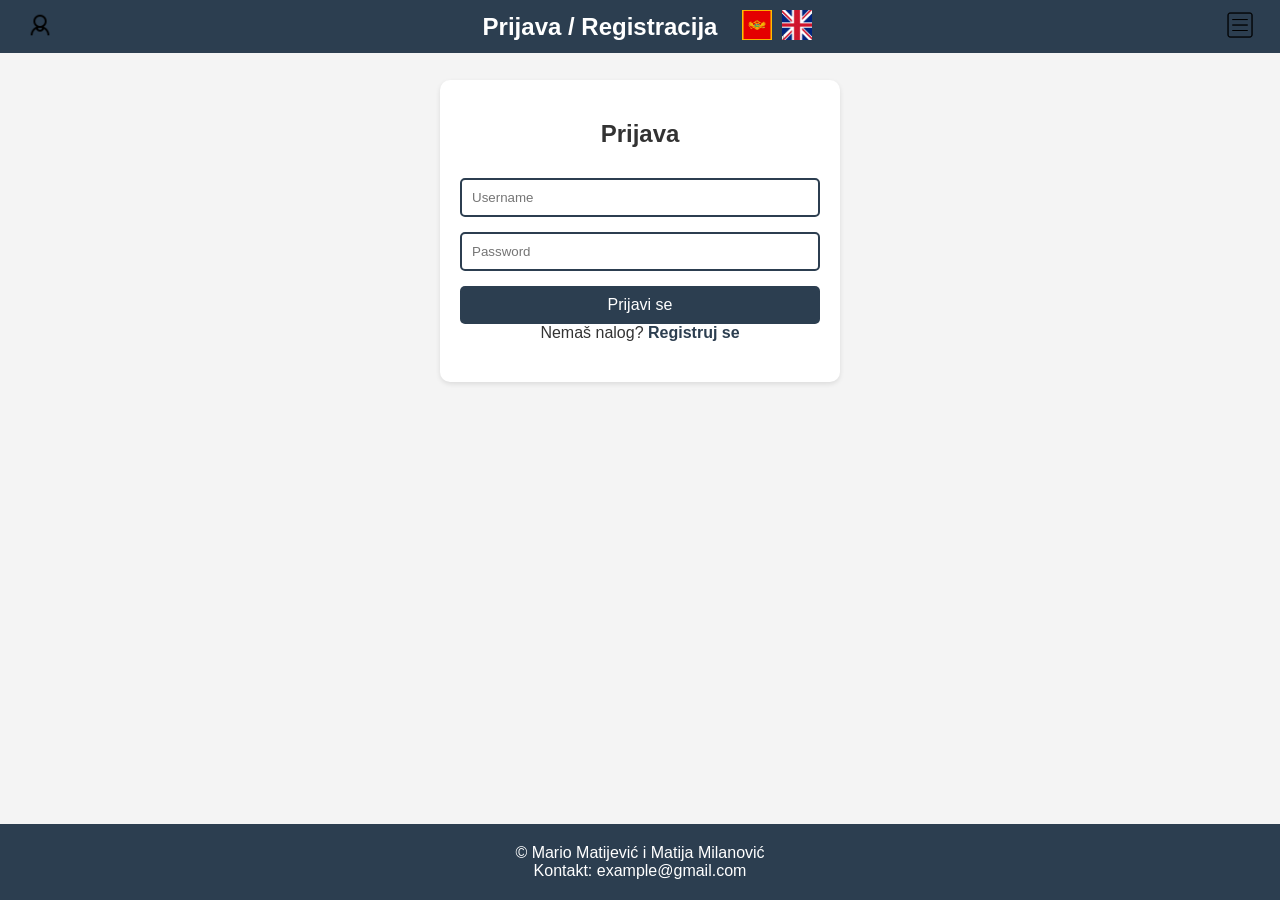
<file: login stranica/index.html>
<!DOCTYPE html>
<html lang="en" data-language="">
<head>
    <meta charset="UTF-8">
    <meta name="viewport" content="width=device-width, initial-scale=1.0">
    <title>Login / Register</title>
    <link rel="stylesheet" href="./login-style.css">
</head>
<body>
    <header>
        <div class="lijevo">
            <button class="dugmeNalog" onclick="handleProfileClick()">
                <img src="/slike/icons8-person-64.png" alt="" class="slikaNalog">
            </button>
        </div>

        <div class="sredina">
            <div class="vremenskaPrognoza" id="weatherIcon" onclick="goToWeather()" style="display: none;">
                <img src="/ZaVrijeme/cloud-sun.svg" alt="">
            </div>
            
            <h1 id="naslov1">
                <span data-lang="me">Prijava / Registracija</span>
                <span data-lang="en">Login / Register</span>
            </h1>

            <button class="crnogorski" id="crnogorski" onclick="promijeniCrnogorski()">
                <img src="/slike/Flag_of_Montenegro_(vertical).svg.png" alt="">
            </button>

            <button id="engleski" onclick="promijeniEngleski()">
                <img src="/slike/1000_F_589649072_8cYn962oBUOGweawNfNcgPHfimA4JkzY.jpg" alt="">
            </button>
        </div>
        
        <div class="desno">
            <button class="dugmeMenu" onclick="toggleRightDropdown()">
                <img src="/slike/viber_image_2024-10-09_19-21-03-724.png" alt="">
            </button>

            <div class="desniDropdown" id="desniDropdown">
                <button onclick="naPocetnu()">
                    <span data-lang="me">Početna</span>
                    <span data-lang="en">Home</span>
                </button>
                <!-- Add other navigation options if needed -->
            </div>
        </div>
    </header>

    <main>
        <div class="login-container">
            <form id="loginForm">
                <h2>
                    <span data-lang="me">Prijava</span>
                    <span data-lang="en">Login</span>
                </h2>
                <input type="text" id="username" placeholder="Username" required>
                <input type="password" id="password" placeholder="Password" required>
                <button type="submit">
                    <span data-lang="me">Prijavi se</span>
                    <span data-lang="en">Login</span>
                </button>
                <p id="registerLink">
                    <span data-lang="me">Nemaš nalog? <a href="#" onclick="showRegister()">Registruj se</a></span>
                    <span data-lang="en">Don't have an account? <a href="#" onclick="showRegister()">Register</a></span>
                </p>
            </form>

            <form id="registerForm" style="display: none;">
                <h2>
                    <span data-lang="me">Registracija</span>
                    <span data-lang="en">Register</span>
                </h2>
                <input type="text" id="newUsername" placeholder="Username" required>
                <input type="password" id="newPassword" placeholder="Password" required>
                <button type="submit">
                    <span data-lang="me">Registruj se</span>
                    <span data-lang="en">Register</span>
                </button>
                <p id="loginLink">
                    <span data-lang="me">Već imaš nalog? <a href="#" onclick="showLogin()">Prijavi se</a></span>
                    <span data-lang="en">Already have an account? <a href="#" onclick="showLogin()">Login</a></span>
                </p>
            </form>
        </div>
    </main>

    <footer>
        <p>
            <span data-lang="me">&copy; Mario Matijević i Matija Milanović</span>
            <span data-lang="en">&copy; Mario Matijević and Matija Milanović</span>
        </p>
        <p>
            <span data-lang="me">Kontakt: example@gmail.com</span>
            <span data-lang="en">Contact: example@gmail.com</span>
        </p>
    </footer>

    <!-- JavaScript files -->
    <script src="/js funkcije/jezik.js"></script>
    <script src="login.js"></script>
    <script src="/js funkcije/desniDropdown.js"></script>
    <script src="/js funkcije/lijeviDropdown.js"></script>
</body>
</html>
</file>
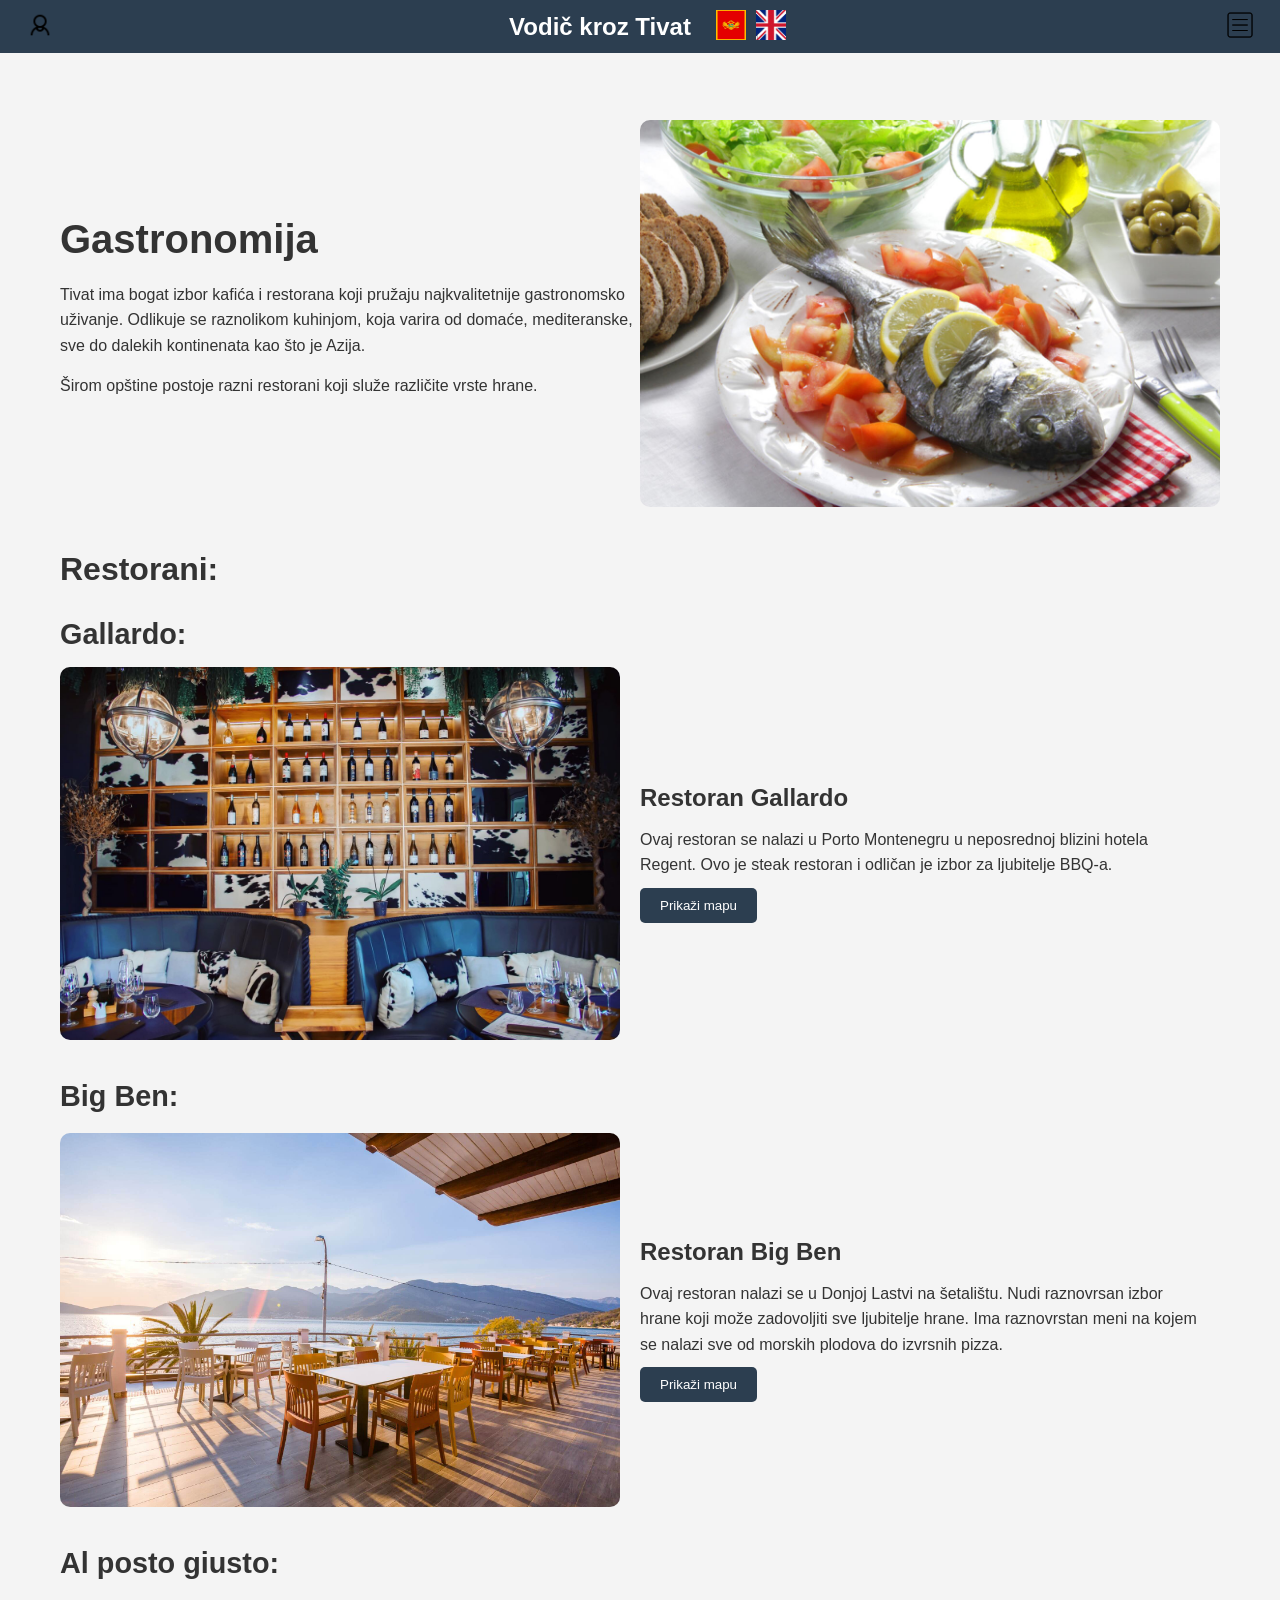
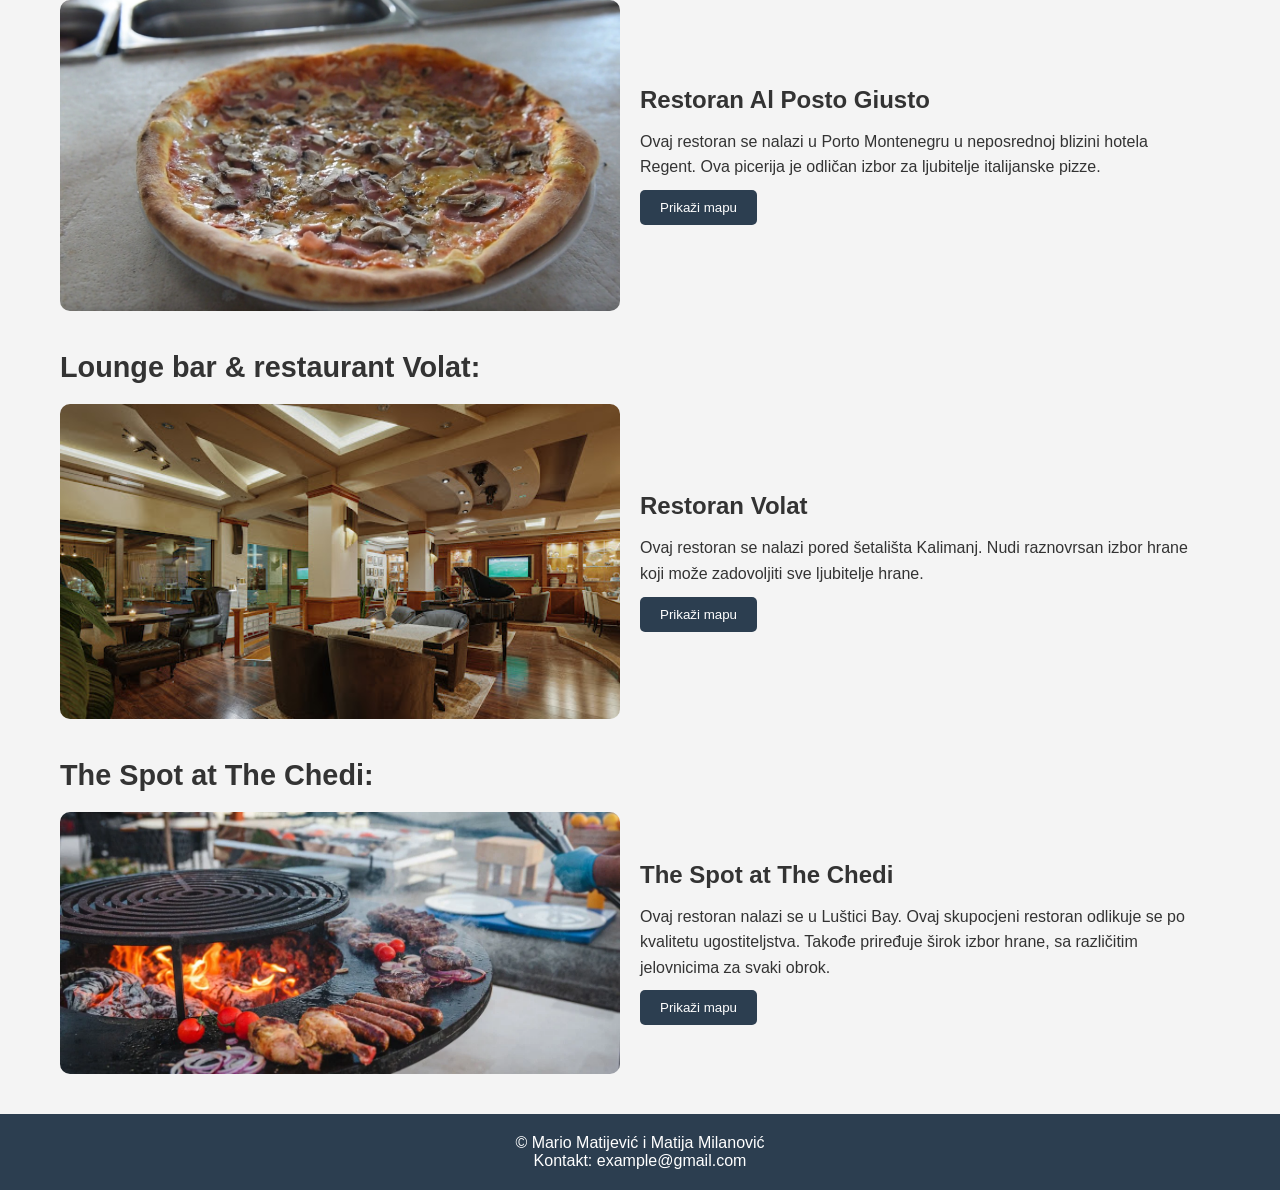
<file: kartice/gastronomija/gastronomija.html>
<!DOCTYPE html>
<html lang="en" data-language="">
<head>
    <meta charset="UTF-8">
    <meta name="viewport" content="width=device-width, initial-scale=1.0">
    <title>Gastronomija</title>
    <link rel="stylesheet" href="./gastronomija.css">
</head>
<body>
    <header>
        <div class="lijevo">
            <button class="dugmeNalog" onclick="toggleLeftDropdown()">
                <img src="/slike/icons8-person-64.png" alt="" class="slikaNalog">
            </button>

            <div class="lijeviDropdown" id="lijeviDropdown">
                <button onclick="logout()">
                    <span data-lang="me">Odjavi se</span>
                    <span data-lang="en">Log out</span>
                </button>
            </div>
        </div>

        <div class="sredina">
            <div class="vremenskaPrognoza" id="weatherIcon" onclick="goToWeather()" style="display: none;">
                <img src="/ZaVrijeme/cloud-sun.svg" alt="">
            </div>
            
            <h1 id="naslov1">
                <span data-lang="me">Vodič kroz Tivat</span>
                <span data-lang="en">Guide through Tivat</span>
            </h1>

            <button class="crnogorski" id="crnogorski" onclick="promijeniCrnogorski()">
                <img src="/slike/Flag_of_Montenegro_(vertical).svg.png" alt="">
            </button>

            <button id="engleski" onclick="promijeniEngleski()">
                <img src="/slike/1000_F_589649072_8cYn962oBUOGweawNfNcgPHfimA4JkzY.jpg" alt="">
            </button>
        </div>
        
        <div class="desno">
            <button class="dugmeMenu" onclick="toggleRightDropdown()">
                <img src="/slike/viber_image_2024-10-09_19-21-03-724.png" alt="">
            </button>

            <div class="desniDropdown" id="desniDropdown">
                <button onclick="window.location.href='/pocetna stranica/main.html'">
                    <span data-lang="me">Početna</span>
                    <span data-lang="en">Home</span>
                </button>

                <button onclick="window.location.href='/kartice/smjestaj/smjestaj.html'">
                    <span data-lang="me">Smještaj</span>
                    <span data-lang="en">Accommodation</span>
                </button>
                <!-- Add other navigation options if needed -->
            </div>
        </div>
    </header>

    <main>
        <div class="opsteInformacije">
            <div class="containerParagraf">
                <h1 id="naslovGlavni">
                    <span data-lang="me">Gastronomija</span>
                    <span data-lang="en">Gastronomy</span>
                </h1>
                <p id="paragraf1">
                    <span data-lang="me">
                        Tivat ima bogat izbor kafića i restorana koji pružaju najkvalitetnije gastronomsko uživanje. Odlikuje se raznolikom kuhinjom, koja varira od domaće, mediteranske, sve do dalekih kontinenata kao što je Azija.
                    </span>
                    <span data-lang="en">
                        Tivat has a rich selection of cafes and restaurants that offer the highest quality gastronomic enjoyment. It is characterized by a diverse cuisine, ranging from local, Mediterranean, to distant continents like Asia.
                    </span>
                </p>
        
                <p id="paragraf2">
                    <span data-lang="me">
                        Širom opštine postoje razni restorani koji služe različite vrste hrane.
                    </span>
                    <span data-lang="en">
                        Throughout the municipality, there are various restaurants serving different types of food.
                    </span>
                </p>
            </div>
    
            <div class="containerSlika">
                <img src="/slike/hrana.jpg" alt="">
            </div>
        </div>

        <div class="spomenici">
            <h1 class="opstiNaslov" id="opstiNaslov">
                <span data-lang="me">Restorani:</span>
                <span data-lang="en">Restaurants:</span>
            </h1>

            <!-- Gallardo -->
            <div class="milanSergej">
                <h2 class="naslov1" id="naslovx">
                    <span data-lang="me">Gallardo:</span>
                    <span data-lang="en">Gallardo:</span>
                </h2>
                <div class="msm">
                    <img src="/slike/gallardo1.jpg" alt="">

                    <div class="msp">
                        <h1 id="a">
                            <span data-lang="me">Restoran Gallardo</span>
                            <span data-lang="en">Gallardo Restaurant</span>
                        </h1>
                        <p id="b">
                            <span data-lang="me">
                                Ovaj restoran se nalazi u Porto Montenegru u neposrednoj blizini hotela Regent. Ovo je steak restoran i odličan je izbor za ljubitelje BBQ-a.
                            </span>
                            <span data-lang="en">
                                This restaurant is located in Porto Montenegro, in close proximity to the Regent Hotel. It is a steakhouse and an excellent choice for BBQ lovers.
                            </span>
                        </p>
                        <button class="mapButton" onclick="toggleMap('map1')">
                            <span data-lang="me">Prikaži mapu</span>
                            <span data-lang="en">Show Map</span>
                        </button>
                        <div id="map1" class="mapContainer">
                            <iframe src="https://www.google.com/maps/embed?pb=!1m18!1m12!1m3!1d2944.7621705504002!2d18.691740576156914!3d42.432796971186264!2m3!1f0!2f0!3f0!3m2!1i1024!2i768!4f13.1!3m3!1m2!1s0x134c31a1ae5491c7%3A0xcf181f6c9987ea7f!2sGallardo!5e0!3m2!1sen!2s!4v1729791952038!5m2!1sen!2s" width="600" height="300" style="border:0;" allowfullscreen="" loading="lazy"></iframe>
                        </div>
                    </div>
                </div>
            </div>

            <!-- Big Ben -->
            <div class="paliBorci">
                <h2 id="c">
                    <span data-lang="me">Big Ben:</span>
                    <span data-lang="en">Big Ben:</span>
                </h2>
    
                <div class="paliBorcix">
                    <img src="/slike/bigben.jpeg" alt="">
    
                    <div class="paragraf3">
                        <h1 id="d">
                            <span data-lang="me">Restoran Big Ben</span>
                            <span data-lang="en">Big Ben Restaurant</span>
                        </h1>
                        <p id="e">
                            <span data-lang="me">
                                Ovaj restoran nalazi se u Donjoj Lastvi na šetalištu. Nudi raznovrsan izbor hrane koji može zadovoljiti sve ljubitelje hrane. Ima raznovrstan meni na kojem se nalazi sve od morskih plodova do izvrsnih pizza.
                            </span>
                            <span data-lang="en">
                                This restaurant is located in Donja Lastva on the promenade. It offers a diverse selection of food that can satisfy all food lovers. It has a varied menu featuring everything from seafood to excellent pizzas.
                            </span>
                        </p>
                        <button class="mapButton" onclick="toggleMap('map2')">
                            <span data-lang="me">Prikaži mapu</span>
                            <span data-lang="en">Show Map</span>
                        </button>
                        <div id="map2" class="mapContainer">
                            <iframe src="https://www.google.com/maps/embed?pb=!1m18!1m12!1m3!1d2944.3683830308555!2d18.684418176157283!3d42.44117747118554!2m3!1f0!2f0!3f0!3m2!1i1024!2i768!4f13.1!3m3!1m2!1s0x134c310d178c8b3b%3A0x24c01432bca62f30!2sBig%20Ben!5e0!3m2!1sen!2s!4v1729792625339!5m2!1sen!2s" width="600" height="300" style="border:0;" allowfullscreen="" loading="lazy"></iframe>
                        </div>
                    </div>
                </div>
            </div>

            <!-- Al posto giusto -->
            <div class="sidro">
                <h2 id="f">
                    <span data-lang="me">Al posto giusto:</span>
                    <span data-lang="en">Al Posto Giusto:</span>
                </h2>
    
                <div class="sidrox">
                    <img src="/slike/alposto1.jpg" alt="">
                    <div class="paragraf4">
                        <h1 id="g">
                            <span data-lang="me">Restoran Al Posto Giusto</span>
                            <span data-lang="en">Al Posto Giusto Restaurant</span>
                        </h1>
                        <p id="h">
                            <span data-lang="me">
                                Ovaj restoran se nalazi u Porto Montenegru u neposrednoj blizini hotela Regent. Ova picerija je odličan izbor za ljubitelje italijanske pizze.
                            </span>
                            <span data-lang="en">
                                This restaurant is located in Porto Montenegro, close to the Regent Hotel. This pizzeria is an excellent choice for lovers of Italian pizza.
                            </span>
                        </p>
                        <button class="mapButton" onclick="toggleMap('map3')">
                            <span data-lang="me">Prikaži mapu</span>
                            <span data-lang="en">Show Map</span>
                        </button>
                        <div id="map3" class="mapContainer">
                            <iframe src="https://www.google.com/maps/embed?pb=!1m18!1m12!1m3!1d2944.767089852847!2d18.691025476156838!3d42.43269227118627!2m3!1f0!2f0!3f0!3m2!1i1024!2i768!4f13.1!3m3!1m2!1s0x134c3175f40ff9fb%3A0x5f4226abd74fd590!2sAl%20Posto%20Giusto!5e0!3m2!1sen!2s!4v1729792922458!5m2!1sen!2s" width="600" height="300" style="border:0;" allowfullscreen="" loading="lazy"></iframe>
                        </div>
                    </div>
                </div>
            </div>

            <!-- Volat -->
            <div class="brigada">
                <h2 id="i">
                    <span data-lang="me">Lounge bar & restaurant Volat:</span>
                    <span data-lang="en">Lounge Bar & Restaurant Volat:</span>
                </h2>
    
                <div class="brigadax">
                    <img src="/slike/volat.jpg" alt="">
                    <div class="paragraf5">
                        <h1 id="j">
                            <span data-lang="me">Restoran Volat</span>
                            <span data-lang="en">Volat Restaurant</span>
                        </h1>
                        <p id="k">
                            <span data-lang="me">
                                Ovaj restoran se nalazi pored šetališta Kalimanj. Nudi raznovrsan izbor hrane koji može zadovoljiti sve ljubitelje hrane.
                            </span>
                            <span data-lang="en">
                                This restaurant is located next to the Kalimanj promenade. It offers a diverse selection of food that can satisfy all food enthusiasts.
                            </span>
                        </p>
                        <button class="mapButton" onclick="toggleMap('map4')">
                            <span data-lang="me">Prikaži mapu</span>
                            <span data-lang="en">Show Map</span>
                        </button>
                        <div id="map4" class="mapContainer">
                            <iframe src="https://www.google.com/maps/embed?pb=!1m18!1m12!1m3!1d2944.9405794205927!2d18.698154976156644!3d42.428999671186595!2m3!1f0!2f0!3f0!3m2!1i1024!2i768!4f13.1!3m3!1m2!1s0x134c319cec2cf42b%3A0x2dd9a590d378ec5f!2sVolat%20Lounge%20Bar%20%26%20Restaurant!5e0!3m2!1sen!2s!4v1729793779240!5m2!1sen!2s" width="600" height="300" style="border:0;" allowfullscreen="" loading="lazy"></iframe>
                        </div>
                    </div>
                </div>
            </div>

            <!-- The Spot at the Chedi -->
            <div class="rodoljubi">
                <h2 id="l">
                    <span data-lang="me">The Spot at The Chedi:</span>
                    <span data-lang="en">The Spot at The Chedi:</span>
                </h2>
    
                <div class="rodoljubix">
                    <img src="/slike/chedi.webp" alt="">
                    <div class="paragraf6">
                        <h1 id="m">
                            <span data-lang="me">The Spot at The Chedi</span>
                            <span data-lang="en">The Spot at The Chedi</span>
                        </h1>
                        <p id="n">
                            <span data-lang="me">
                                Ovaj restoran nalazi se u Luštici Bay. Ovaj skupocjeni restoran odlikuje se po kvalitetu ugostiteljstva. Takođe priređuje širok izbor hrane, sa različitim jelovnicima za svaki obrok.
                            </span>
                            <span data-lang="en">
                                This restaurant is located in Luštica Bay. This expensive restaurant is distinguished by the quality of hospitality. It also offers a wide selection of food, with different menus for each meal.
                            </span>
                        </p>
                        <button class="mapButton" onclick="toggleMap('map5')">
                            <span data-lang="me">Prikaži mapu</span>
                            <span data-lang="en">Show Map</span>
                        </button>
                        <div id="map5" class="mapContainer">
                            <iframe src="https://www.google.com/maps/embed?pb=!1m18!1m12!1m3!1d1473.471567680631!2d18.661448769271384!3d42.38635784960741!2m3!1f0!2f0!3f0!3m2!1i1024!2i768!4f13.1!3m3!1m2!1s0x134c2f003b61330b%3A0xe4854797faa0b74e!2sThe%20Spot%20at%20The%20Chedi%20Lustica%20Bay!5e0!3m2!1sen!2s!4v1729794471922!5m2!1sen!2s" width="600" height="300" style="border:0;" allowfullscreen="" loading="lazy"></iframe>
                        </div>
                    </div>
                </div>
            </div>

        </div>
    </main>

    <footer>
        <p>
            <span data-lang="me">&copy; Mario Matijević i Matija Milanović</span>
            <span data-lang="en">&copy; Mario Matijević and Matija Milanović</span>
        </p>
        <p>
            <span data-lang="me">Kontakt: example@gmail.com</span>
            <span data-lang="en">Contact: example@gmail.com</span>
        </p>
    </footer>

    <!-- JavaScript files -->
    <script src="/js funkcije/jezik.js"></script>
    <script src="gastronomija.js"></script>
    <script src="/js funkcije/desniDropdown.js"></script>
    <script src="/js funkcije/lijeviDropdown.js"></script>
    <script src="/js funkcije/linkovi.js"></script>
    <script src="/login stranica/logout.js"></script>
</body>
</html>
</file>
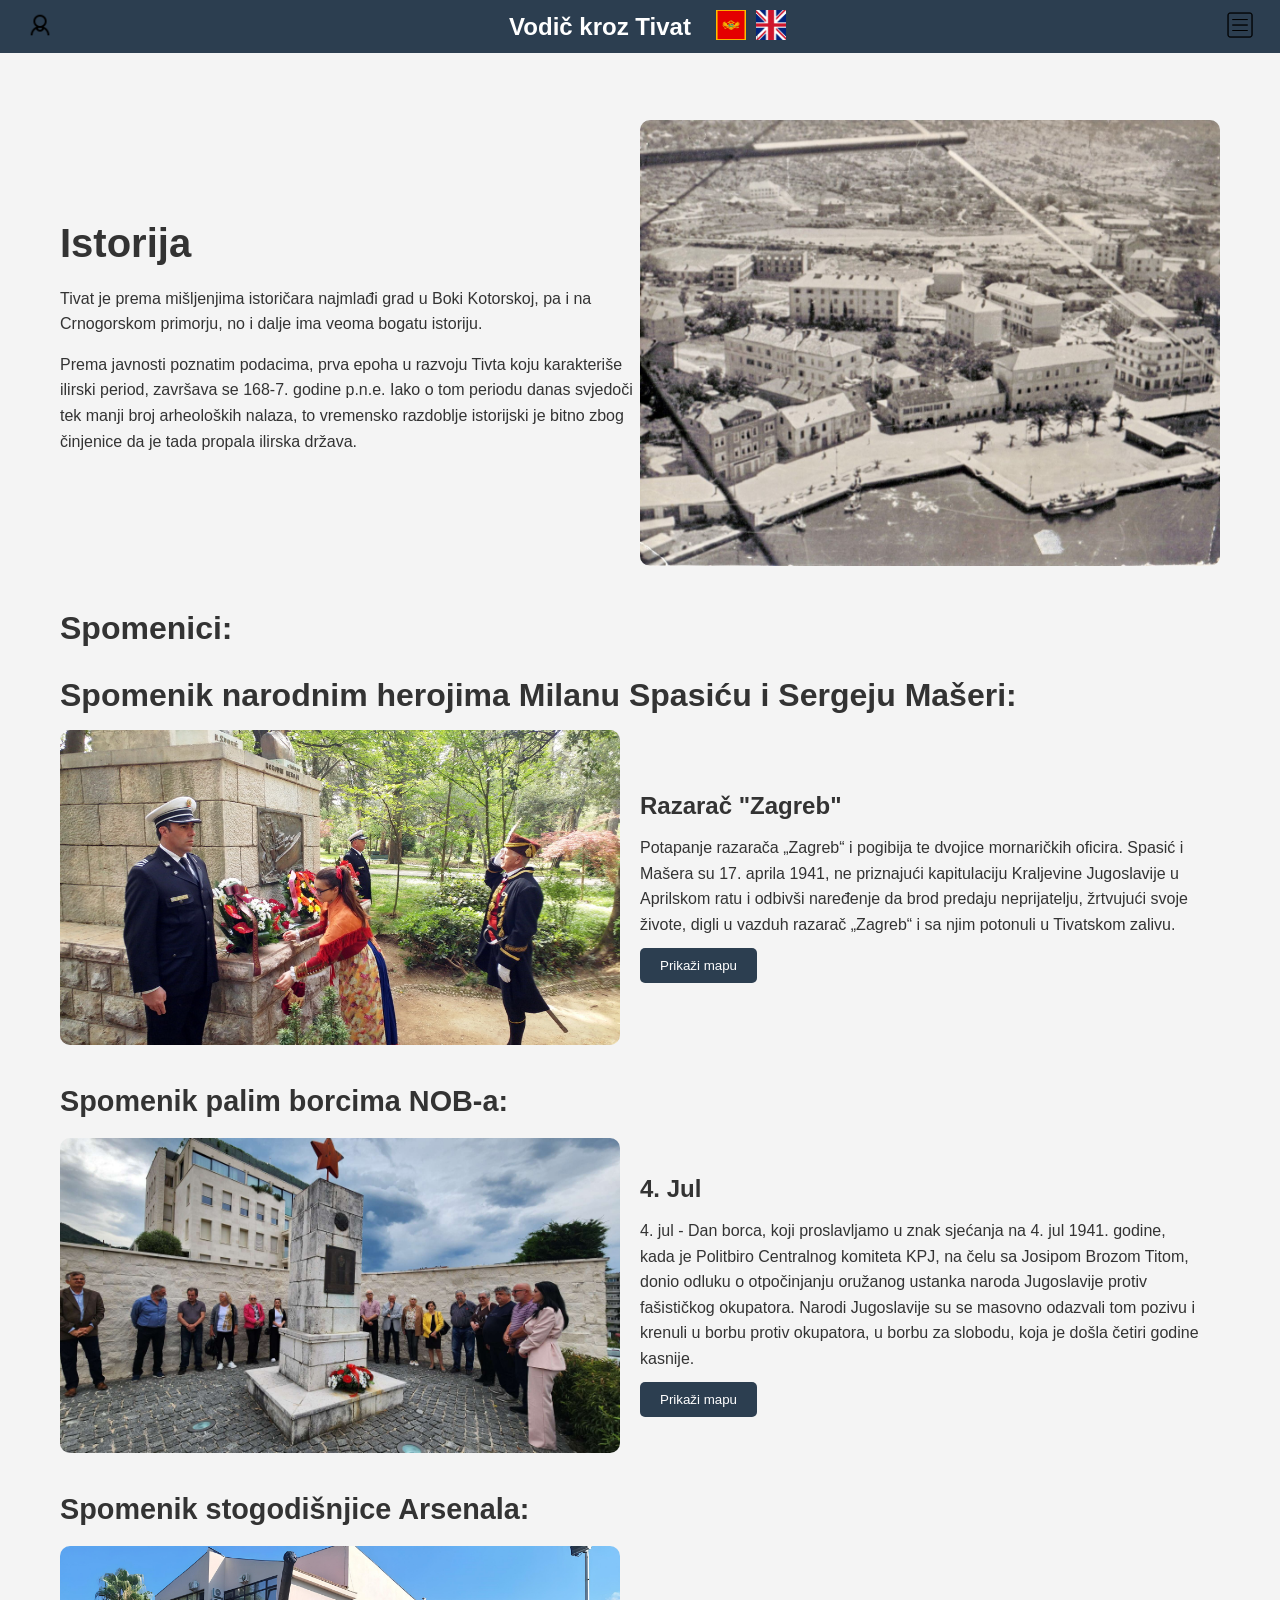
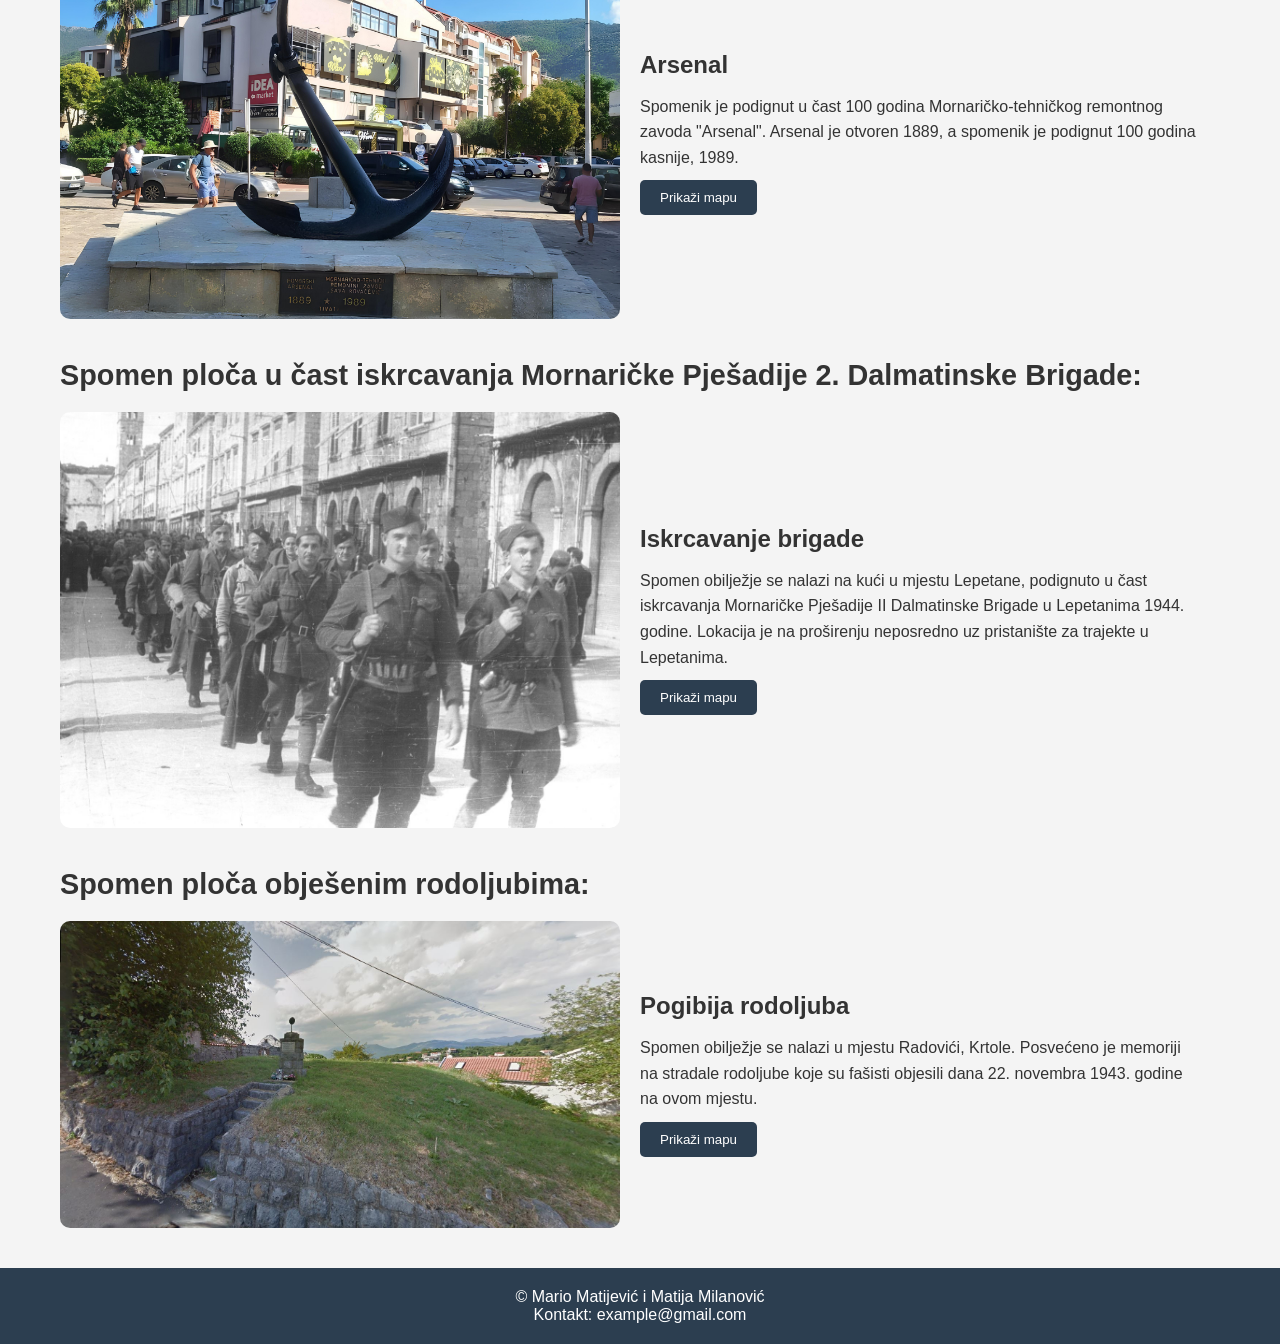
<file: kartice/istorija/istorija.html>
<!DOCTYPE html>
<html lang="en" data-language="">
<head>
    <meta charset="UTF-8">
    <meta name="viewport" content="width=device-width, initial-scale=1.0">
    <title>Istorija</title>
    <link rel="stylesheet" href="./istorija.css">
</head>
<body>
    <header>
        <div class="lijevo">
            <button class="dugmeNalog" onclick="toggleLeftDropdown()">
                <img src="/slike/icons8-person-64.png" alt="" class="slikaNalog">
            </button>

            <div class="lijeviDropdown" id="lijeviDropdown">
                <button onclick="logout()">
                    <span data-lang="me">Odjavi se</span>
                    <span data-lang="en">Log out</span>
                </button>
            </div>
        </div>

        <div class="sredina">
            <div class="vremenskaPrognoza" id="weatherIcon" onclick="goToWeather()" style="display: none;">
                <img src="/ZaVrijeme/cloud-sun.svg" alt="">
            </div>
            
            <h1 id="naslov1">
                <span data-lang="me">Vodič kroz Tivat</span>
                <span data-lang="en">Guide through Tivat</span>
            </h1>

            <button class="crnogorski" id="crnogorski" onclick="promijeniCrnogorski()">
                <img src="/slike/Flag_of_Montenegro_(vertical).svg.png" alt="">
            </button>

            <button id="engleski" onclick="promijeniEngleski()">
                <img src="/slike/1000_F_589649072_8cYn962oBUOGweawNfNcgPHfimA4JkzY.jpg" alt="">
            </button>
        </div>
        
        <div class="desno">
            <button class="dugmeMenu" onclick="toggleRightDropdown()">
                <img src="/slike/viber_image_2024-10-09_19-21-03-724.png" alt="">
            </button>

            <div class="desniDropdown" id="desniDropdown">
                <button onclick="window.location.href='/pocetna stranica/main.html'">
                    <span data-lang="me">Početna</span>
                    <span data-lang="en">Home</span>
                </button>

                <button onclick="window.location.href='/kartice/smjestaj/smjestaj.html'">
                    <span data-lang="me">Smještaj</span>
                    <span data-lang="en">Accommodation</span>
                </button>
                <!-- Add other navigation options if needed -->
            </div>
        </div>
    </header>

    <main>
        <div class="opsteInformacije">
            <div class="containerParagraf">
                <h1 id="naslovGlavni">
                    <span data-lang="me">Istorija</span>
                    <span data-lang="en">History</span>
                </h1>
                <p id="paragraf1">
                    <span data-lang="me">
                        Tivat je prema mišljenjima istoričara najmlađi grad u Boki Kotorskoj, pa i na Crnogorskom primorju, no i dalje ima veoma bogatu istoriju.
                    </span>
                    <span data-lang="en">
                        According to historians, Tivat is the youngest town in the Bay of Kotor and the Montenegrin coast, yet it still has a very rich history.
                    </span>
                </p>
    
                <p id="paragraf2">
                    <span data-lang="me">
                        Prema javnosti poznatim podacima, prva epoha u razvoju Tivta koju karakteriše ilirski period, završava se 168-7. godine p.n.e. Iako o tom periodu danas svjedoči tek manji broj arheoloških nalaza, to vremensko razdoblje istorijski je bitno zbog činjenice da je tada propala ilirska država.
                    </span>
                    <span data-lang="en">
                        According to publicly known data, the first epoch in Tivat's development characterized by the Illyrian period ends in 168-7 BC. Although only a small number of archaeological findings testify to that period today, this time frame is historically significant due to the fact that the Illyrian state collapsed then.
                    </span>
                </p>
            </div>
    
            <div class="containerSlika">
                <img src="/slike/istorija2.jpg" alt="">
            </div>
        </div>

        <div class="spomenici">
            <h1 class="opstiNaslov" id="opstiNaslov">
                <span data-lang="me">Spomenici:</span>
                <span data-lang="en">Monuments:</span>
            </h1>

            <!-- Spomenik narodnim herojima Milanu Spasiću i Sergeju Mašeri -->
            <div class="milanSergej">
                <h1 class="naslov1" id="naslovx">
                    <span data-lang="me">Spomenik narodnim herojima Milanu Spasiću i Sergeju Mašeri:</span>
                    <span data-lang="en">Monument to National Heroes Milan Spasić and Sergej Mašera:</span>
                </h1>
                <div class="msm">
                    <img src="/slike/danas-u-Tivtu_resize.jpg" alt="">

                    <div class="msp">
                        <h1 id="a">
                            <span data-lang="me">Razarač "Zagreb"</span>
                            <span data-lang="en">Destroyer "Zagreb"</span>
                        </h1>
                        <p id="b">
                            <span data-lang="me">
                                Potapanje razarača „Zagreb“ i pogibija te dvojice mornaričkih oficira. Spasić i Mašera su 17. aprila 1941, ne priznajući kapitulaciju Kraljevine Jugoslavije u Aprilskom ratu i odbivši naređenje da brod predaju neprijatelju, žrtvujući svoje živote, digli u vazduh razarač „Zagreb“ i sa njim potonuli u Tivatskom zalivu.
                            </span>
                            <span data-lang="en">
                                The sinking of the destroyer "Zagreb" and the death of the two naval officers. On April 17, 1941, not recognizing the capitulation of the Kingdom of Yugoslavia in the April War and refusing the order to surrender the ship to the enemy, Spasić and Mašera sacrificed their lives by blowing up the destroyer "Zagreb" and sinking with it in the Bay of Tivat.
                            </span>
                        </p>
                        <button class="mapButton" onclick="toggleMap('map1')">
                            <span data-lang="me">Prikaži mapu</span>
                            <span data-lang="en">Show Map</span>
                        </button>
                        <div id="map1" class="mapContainer">
                            <iframe src="https://www.google.com/maps/embed?pb=!1m18!1m12!1m3!1d5889.450649761728!2d18.69307070665285!3d42.4335811695371!2m3!1f0!2f0!3f0!3m2!1i1024!2i768!4f13.1!3m3!1m2!1s0x134c312c8be834ef%3A0xd0a221df1cd43e3a!2zRGVua21hbCBTcGFzacSHIHVuZCBNYXNlcmEgKNCh0L_QvtC80LXQvdC40Log0KHQv9Cw0YHQuNGb0YMg0Lgg0JzQsNGI0LXRgNC4KQ!5e0!3m2!1sen!2s!4v1729352923253!5m2!1sen!2s" width="600" height="300" style="border:0;" allowfullscreen="" loading="lazy"></iframe>
                        </div>
                    </div>
                </div>
            </div>

            <!-- Spomenik palim borcima NOB-a -->
            <div class="paliBorci">
                <h2 id="c">
                    <span data-lang="me">Spomenik palim borcima NOB-a:</span>
                    <span data-lang="en">Monument to Fallen Fighters of the National Liberation War:</span>
                </h2>

                <div class="paliBorcix">
                    <img src="/slike/paliborci.jpg" alt="">

                    <div class="paragraf3">
                        <h1 id="d">
                            <span data-lang="me">4. Jul</span>
                            <span data-lang="en">4th of July</span>
                        </h1>
                        <p id="e">
                            <span data-lang="me">
                                4. jul - Dan borca, koji proslavljamo u znak sjećanja na 4. jul 1941. godine, kada je Politbiro Centralnog komiteta KPJ, na čelu sa Josipom Brozom Titom, donio odluku o otpočinjanju oružanog ustanka naroda Jugoslavije protiv fašističkog okupatora. Narodi Jugoslavije su se masovno odazvali tom pozivu i krenuli u borbu protiv okupatora, u borbu za slobodu, koja je došla četiri godine kasnije.
                            </span>
                            <span data-lang="en">
                                July 4th - Fighter's Day, which we celebrate in memory of July 4, 1941, when the Politburo of the Central Committee of the Communist Party of Yugoslavia, led by Josip Broz Tito, decided to start an armed uprising of the people of Yugoslavia against the fascist occupier. The peoples of Yugoslavia massively responded to that call and went into battle against the occupier, a fight for freedom that came four years later.
                            </span>
                        </p>
                        <button class="mapButton" onclick="toggleMap('map2')">
                            <span data-lang="me">Prikaži mapu</span>
                            <span data-lang="en">Show Map</span>
                        </button>
                        <div id="map2" class="mapContainer">
                            <iframe src="https://www.google.com/maps/embed?pb=!1m18!1m12!1m3!1d2944.7873537445653!2d18.69697196531302!3d42.4322609823316!2m3!1f0!2f0!3f0!3m2!1i1024!2i768!4f13.1!3m3!1m2!1s0x134c31e32b8687e1%3A0x6783fcdc4e18988e!2sSpomenik%20Palim%20Borcima!5e0!3m2!1sen!2s!4v1729353187967!5m2!1sen!2s" width="600" height="300" style="border:0;" allowfullscreen="" loading="lazy"></iframe>
                        </div>
                    </div>
                </div>
            </div>

            <!-- Spomenik stogodišnjice Arsenala -->
            <div class="sidro">
                <h2 id="f">
                    <span data-lang="me">Spomenik stogodišnjice Arsenala:</span>
                    <span data-lang="en">Monument of the Arsenal Centennial:</span>
                </h2>

                <div class="sidrox">
                    <img src="/slike/arsenalupscaled.jpg" alt="">
                    <div class="paragraf4">
                        <h1 id="g">
                            <span data-lang="me">Arsenal</span>
                            <span data-lang="en">Arsenal</span>
                        </h1>
                        <p id="h">
                            <span data-lang="me">
                                Spomenik je podignut u čast 100 godina Mornaričko-tehničkog remontnog zavoda "Arsenal". Arsenal je otvoren 1889, a spomenik je podignut 100 godina kasnije, 1989.
                            </span>
                            <span data-lang="en">
                                The monument was erected in honor of the 100th anniversary of the Naval Technical Repair Institute "Arsenal". The Arsenal was opened in 1889, and the monument was erected 100 years later, in 1989.
                            </span>
                        </p>
                        <button class="mapButton" onclick="toggleMap('map3')">
                            <span data-lang="me">Prikaži mapu</span>
                            <span data-lang="en">Show Map</span>
                        </button>
                        <div id="map3" class="mapContainer">
                            <iframe src="https://www.google.com/maps/embed?pb=!1m17!1m12!1m3!1d736.2081967205146!2d18.69596326966689!3d42.43129398805115!2m3!1f0!2f0!3f0!3m2!1i1024!2i768!4f13.1!3m2!1m1!2zNDLCsDI1JzUyLjciTiAxOMKwNDEnNDcuOCJF!5e0!3m2!1sen!2s!4v1729354683668!5m2!1sen!2s" width="600" height="300" style="border:0;" allowfullscreen="" loading="lazy"></iframe>
                        </div>
                    </div>
                </div>
            </div>

            <!-- Spomen ploča u čast iskrcavanja Mornaričke Pješadije 2. Dalmatinske Brigade -->
            <div class="brigada">
                <h2 id="i">
                    <span data-lang="me">Spomen ploča u čast iskrcavanja Mornaričke Pješadije 2. Dalmatinske Brigade:</span>
                    <span data-lang="en">Memorial Plaque Honoring the Landing of the Naval Infantry 2nd Dalmatian Brigade:</span>
                </h2>

                <div class="brigadax">
                    <img src="/slike/brigada.jpg" alt="">
                    <div class="paragraf5">
                        <h1 id="j">
                            <span data-lang="me">Iskrcavanje brigade</span>
                            <span data-lang="en">Brigade Landing</span>
                        </h1>
                        <p id="k">
                            <span data-lang="me">
                                Spomen obilježje se nalazi na kući u mjestu Lepetane, podignuto u čast iskrcavanja Mornaričke Pješadije II Dalmatinske Brigade u Lepetanima 1944. godine. Lokacija je na proširenju neposredno uz pristanište za trajekte u Lepetanima.
                            </span>
                            <span data-lang="en">
                                The memorial is located on a house in Lepetane, erected in honor of the landing of the Naval Infantry 2nd Dalmatian Brigade in Lepetane in 1944. The location is on an expansion area directly next to the ferry dock in Lepetane.
                            </span>
                        </p>
                        <button class="mapButton" onclick="toggleMap('map4')">
                            <span data-lang="me">Prikaži mapu</span>
                            <span data-lang="en">Show Map</span>
                        </button>
                        <div id="map4" class="mapContainer">
                            <iframe src="https://www.google.com/maps/embed?pb=!1m17!1m12!1m3!1d1168.0151163852497!2d18.68564086306254!3d42.465747685290765!2m3!1f0!2f0!3f0!3m2!1i1024!2i768!4f13.1!3m2!1m1!2zNDLCsDI3JzU2LjUiTiAxOMKwNDEnMDkuOCJF!5e0!3m2!1sen!2s!4v1729713272801!5m2!1sen!2s" width="600" height="300" style="border:0;" allowfullscreen="" loading="lazy"></iframe>
                        </div>
                    </div>
                </div>
            </div>

            <!-- Spomen ploča obješenim rodoljubima -->
            <div class="rodoljubi">
                <h2 id="l">
                    <span data-lang="me">Spomen ploča obješenim rodoljubima:</span>
                    <span data-lang="en">Memorial Plaque to Hanged Patriots:</span>
                </h2>

                <div class="rodoljubix">
                    <img src="/slike/radovic╠üi.jpg" alt="">
                    <div class="paragraf6">
                        <h1 id="m">
                            <span data-lang="me">Pogibija rodoljuba</span>
                            <span data-lang="en">Patriots' Execution</span>
                        </h1>
                        <p id="n">
                            <span data-lang="me">
                                Spomen obilježje se nalazi u mjestu Radovići, Krtole. Posvećeno je memoriji na stradale rodoljube koje su fašisti objesili dana 22. novembra 1943. godine na ovom mjestu.
                            </span>
                            <span data-lang="en">
                                The memorial is located in Radovići, Krtole. It is dedicated to the memory of the fallen patriots whom the fascists hanged on November 22, 1943, at this place.
                            </span>
                        </p>
                        <button class="mapButton" onclick="toggleMap('map5')">
                            <span data-lang="me">Prikaži mapu</span>
                            <span data-lang="en">Show Map</span>
                        </button>
                        <div id="map5" class="mapContainer">
                            <iframe src="https://www.google.com/maps/embed?pb=!1m17!1m12!1m3!1d2083.4374120828697!2d18.67104086300598!3d42.397386029273626!2m3!1f0!2f0!3f0!3m2!1i1024!2i768!4f13.1!3m2!1m1!2zNDLCsDIzJzQ5LjgiTiAxOMKwNDAnMTYuNiJF!5e0!3m2!1sen!2s!4v1729713313171!5m2!1sen!2s" width="600" height="300" style="border:0;" allowfullscreen="" loading="lazy"></iframe>
                        </div>
                    </div>
                </div>
            </div>

        </div>
    </main>

    <footer>
        <p>
            <span data-lang="me">&copy; Mario Matijević i Matija Milanović</span>
            <span data-lang="en">&copy; Mario Matijević and Matija Milanović</span>
        </p>
        <p>
            <span data-lang="me">Kontakt: example@gmail.com</span>
            <span data-lang="en">Contact: example@gmail.com</span>
        </p>
    </footer>

    <!-- JavaScript files -->
    <script src="/js funkcije/jezik.js"></script>
    <script src="istorija.js"></script>
    <script src="/js funkcije/desniDropdown.js"></script>
    <script src="/js funkcije/lijeviDropdown.js"></script>
    <script src="/js funkcije/linkovi.js"></script>
    <script src="/login stranica/logout.js"></script>
</body>
</html>
</file>
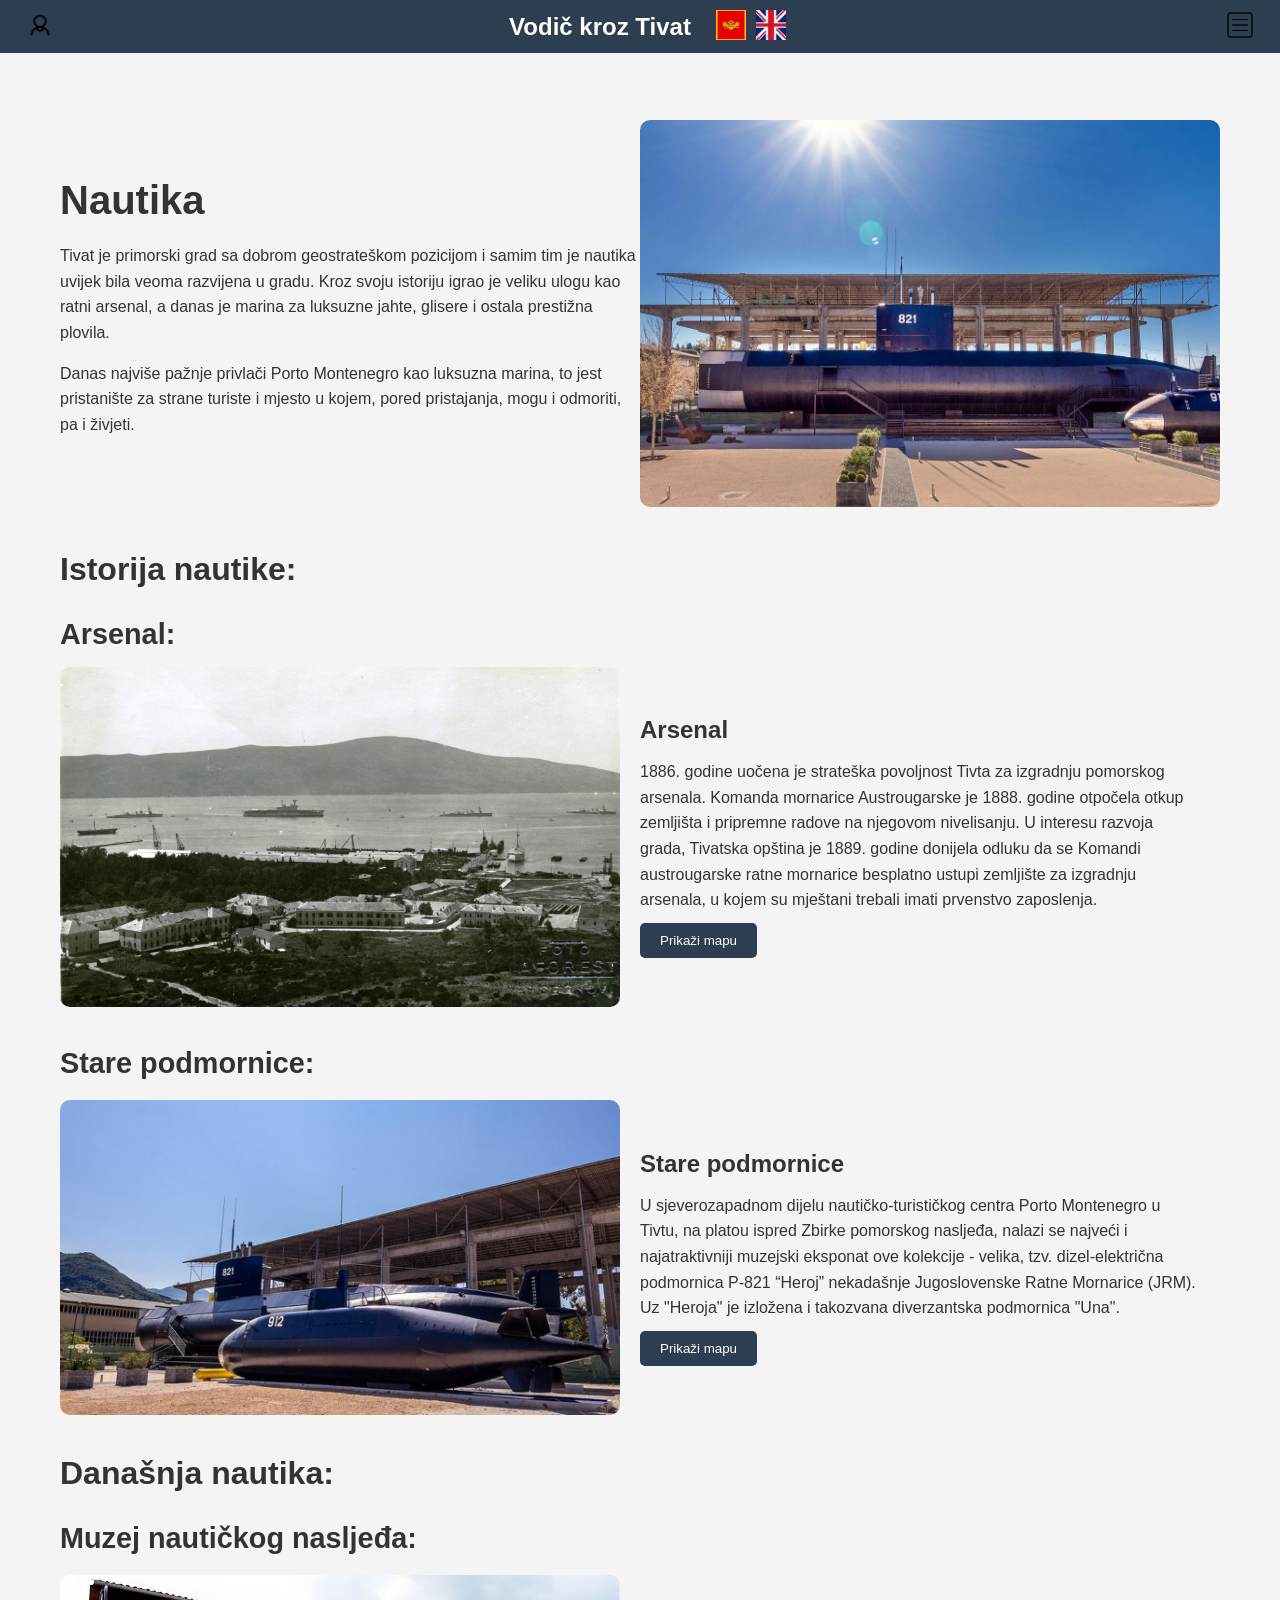
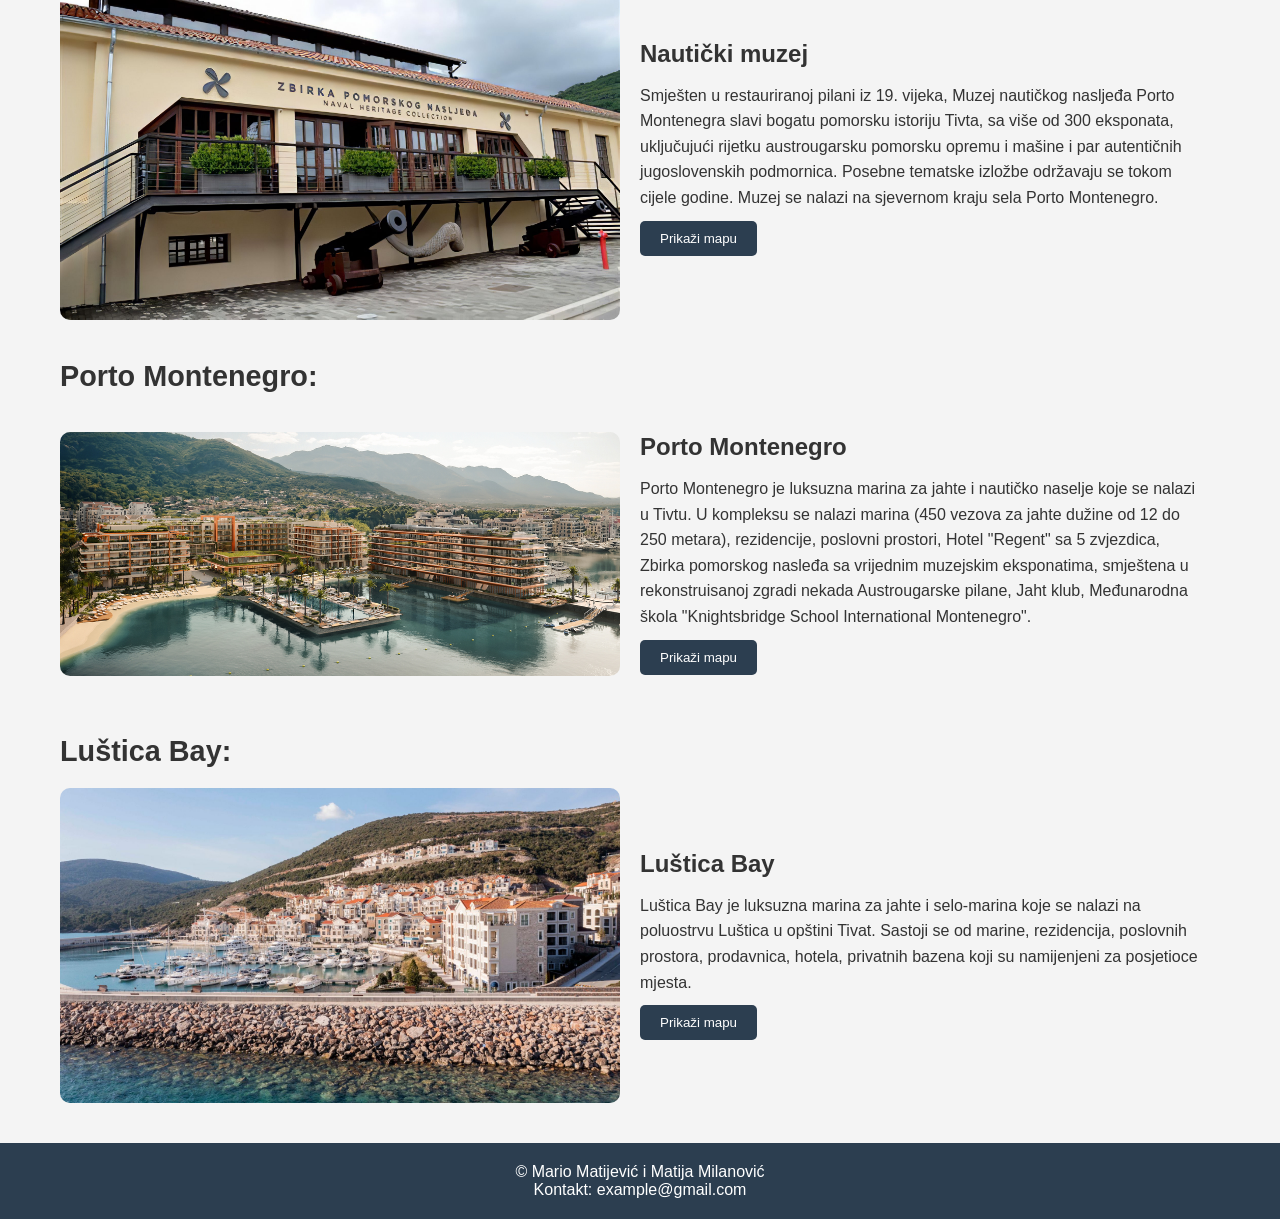
<file: kartice/nautika/nautika.html>
<!DOCTYPE html>
<html lang="en" data-language="">
<head>
    <meta charset="UTF-8">
    <meta name="viewport" content="width=device-width, initial-scale=1.0">
    <title>Nautika</title>
    <link rel="stylesheet" href="./nautika.css">
</head>
<body>
    <header>
        <div class="lijevo">
            <button class="dugmeNalog" onclick="toggleLeftDropdown()">
                <img src="/slike/icons8-person-64.png" alt="" class="slikaNalog">
            </button>

            <div class="lijeviDropdown" id="lijeviDropdown">
                <button onclick="logout()">
                    <span data-lang="me">Odjavi se</span>
                    <span data-lang="en">Log out</span>
                </button>
            </div>
        </div>

        <div class="sredina">
            <div class="vremenskaPrognoza" id="weatherIcon" onclick="goToWeather()" style="display: none;">
                <img src="/ZaVrijeme/cloud-sun.svg" alt="">
            </div>
            
            <h1 id="naslov1">
                <span data-lang="me">Vodič kroz Tivat</span>
                <span data-lang="en">Guide through Tivat</span>
            </h1>

            <button class="crnogorski" id="crnogorski" onclick="promijeniCrnogorski()">
                <img src="/slike/Flag_of_Montenegro_(vertical).svg.png" alt="">
            </button>

            <button id="engleski" onclick="promijeniEngleski()">
                <img src="/slike/1000_F_589649072_8cYn962oBUOGweawNfNcgPHfimA4JkzY.jpg" alt="">
            </button>
        </div>
        
        <div class="desno">
            <button class="dugmeMenu" onclick="toggleRightDropdown()">
                <img src="/slike/viber_image_2024-10-09_19-21-03-724.png" alt="">
            </button>

            <div class="desniDropdown" id="desniDropdown">
                <button onclick="window.location.href='/pocetna stranica/main.html'">
                    <span data-lang="me">Početna</span>
                    <span data-lang="en">Home</span>
                </button>

                <button onclick="window.location.href='/kartice/smjestaj/smjestaj.html'">
                    <span data-lang="me">Smještaj</span>
                    <span data-lang="en">Accommodation</span>
                </button>
                <!-- Add other navigation options if needed -->
            </div>
        </div>
    </header>

    <main>
        <div class="opsteInformacije">
            <div class="containerParagraf">
                <h1 id="naslovGlavni">
                    <span data-lang="me">Nautika</span>
                    <span data-lang="en">Nautics</span>
                </h1>
                <p id="paragraf1">
                    <span data-lang="me">
                        Tivat je primorski grad sa dobrom geostrateškom pozicijom i samim tim je nautika uvijek bila veoma razvijena u gradu. Kroz svoju istoriju igrao je veliku ulogu kao ratni arsenal, a danas je marina za luksuzne jahte, glisere i ostala prestižna plovila.
                    </span>
                    <span data-lang="en">
                        Tivat is a coastal town with a good geostrategic position, and thus nautics has always been very developed in the city. Throughout its history, it played a significant role as a naval arsenal, and today it is a marina for luxury yachts, speedboats, and other prestigious vessels.
                    </span>
                </p>
    
                <p id="paragraf2">
                    <span data-lang="me">
                        Danas najviše pažnje privlači Porto Montenegro kao luksuzna marina, to jest pristanište za strane turiste i mjesto u kojem, pored pristajanja, mogu i odmoriti, pa i živjeti.
                    </span>
                    <span data-lang="en">
                        Today, Porto Montenegro attracts the most attention as a luxury marina, serving as a docking place for foreign tourists and a location where they can not only dock but also rest and even live.
                    </span>
                </p>
            </div>
    
            <div class="containerSlika">
                <img src="/slike/nautika.jpg" alt="">
            </div>
        </div>

        <div class="kultura">
            <h1 class="opstiNaslov" id="opstiNaslov">
                <span data-lang="me">Istorija nautike:</span>
                <span data-lang="en">History of Nautics:</span>
            </h1>

            <!-- Arsenal -->
            <div class="centarZaKulturu">
                <h2 class="naslov1" id="naslovx">
                    <span data-lang="me">Arsenal:</span>
                    <span data-lang="en">Arsenal:</span>
                </h2>
                <div class="msm">
                    <img src="/slike/arsenal.jpeg" alt="">

                    <div class="msp">
                        <h1 id="a">
                            <span data-lang="me">Arsenal</span>
                            <span data-lang="en">Arsenal</span>
                        </h1>
                        <p id="b">
                            <span data-lang="me">
                                1886. godine uočena je strateška povoljnost Tivta za izgradnju pomorskog arsenala. Komanda mornarice Austrougarske je 1888. godine otpočela otkup zemljišta i pripremne radove na njegovom nivelisanju. U interesu razvoja grada, Tivatska opština je 1889. godine donijela odluku da se Komandi austrougarske ratne mornarice besplatno ustupi zemljište za izgradnju arsenala, u kojem su mještani trebali imati prvenstvo zaposlenja.
                            </span>
                            <span data-lang="en">
                                In 1886, the strategic advantage of Tivat for building a naval arsenal was recognized. The Austro-Hungarian Navy Command began purchasing land and preparatory leveling work in 1888. In the interest of city development, the Municipality of Tivat decided in 1889 to grant land free of charge to the Austro-Hungarian Navy Command for the construction of the arsenal, where locals were to have employment priority.
                            </span>
                        </p>
                        <button class="mapButton" onclick="toggleMap('map1')">
                            <span data-lang="me">Prikaži mapu</span>
                            <span data-lang="en">Show Map</span>
                        </button>
                        <div id="map1" class="mapContainer">
                            <iframe src="https://www.google.com/maps/embed?pb=!1m14!1m12!1m3!1d1472.4087387617458!2d18.695328423306687!3d42.43161983287717!2m3!1f0!2f0!3f0!3m2!1i1024!2i768!4f13.1!5e0!3m2!1sen!2s!4v1729802852770!5m2!1sen!2s" width="600" height="300" style="border:0;" allowfullscreen="" loading="lazy"></iframe>
                        </div>
                    </div>
                </div>
            </div>

            <!-- Stare podmornice -->
            <div class="muzejGalerija">
                <h2 id="c">
                    <span data-lang="me">Stare podmornice:</span>
                    <span data-lang="en">Old Submarines:</span>
                </h2>

                <div class="paliBorcix">
                    <img src="/slike/podmornice.jpg" alt="">

                    <div class="paragraf3">
                        <h1 id="d">
                            <span data-lang="me">Stare podmornice</span>
                            <span data-lang="en">Old Submarines</span>
                        </h1>
                        <p id="e">
                            <span data-lang="me">
                                U sjeverozapadnom dijelu nautičko-turističkog centra Porto Montenegro u Tivtu, na platou ispred Zbirke pomorskog nasljeđa, nalazi se najveći i najatraktivniji muzejski eksponat ove kolekcije - velika, tzv. dizel-električna podmornica P-821 “Heroj” nekadašnje Jugoslovenske Ratne Mornarice (JRM). Uz "Heroja" je izložena i takozvana diverzantska podmornica "Una".
                            </span>
                            <span data-lang="en">
                                In the northwest part of the nautical-tourist center Porto Montenegro in Tivat, on the plateau in front of the Maritime Heritage Collection, lies the largest and most attractive museum exhibit of this collection—the large diesel-electric submarine P-821 "Heroj" of the former Yugoslav Navy. Alongside "Heroj," the diver submarine "Una" is also exhibited.
                            </span>
                        </p>
                        <button class="mapButton" onclick="toggleMap('map2')">
                            <span data-lang="me">Prikaži mapu</span>
                            <span data-lang="en">Show Map</span>
                        </button>
                        <div id="map2" class="mapContainer">
                            <iframe src="https://www.google.com/maps/embed?pb=!1m18!1m12!1m3!1d1472.2764845243378!2d18.691292703151714!3d42.43724931879106!2m3!1f0!2f0!3f0!3m2!1i1024!2i768!4f13.1!3m3!1m2!1s0x134c31429fa85433%3A0x822d3d664a1d54f9!2sPodmornica%20P%20-821!5e0!3m2!1sen!2s!4v1729803476012!5m2!1sen!2s" width="600" height="300" style="border:0;" allowfullscreen="" loading="lazy"></iframe>
                        </div>
                    </div>
                </div>
            </div>

            <h1 class="opstiNaslov">
                <span data-lang="me">Današnja nautika:</span>
                <span data-lang="en">Today's Nautics:</span>
            </h1>

            <!-- Muzej nautičkog nasljeđa -->
            <div class="sidro">
                <h2 id="f">
                    <span data-lang="me">Muzej nautičkog nasljeđa:</span>
                    <span data-lang="en">Maritime Heritage Museum:</span>
                </h2>

                <div class="sidrox">
                    <img src="/slike/ponaslede.jpg" alt="">
                    <div class="paragraf4">
                        <h1 id="g">
                            <span data-lang="me">Nautički muzej</span>
                            <span data-lang="en">Maritime Museum</span>
                        </h1>
                        <p id="h">
                            <span data-lang="me">
                                Smješten u restauriranoj pilani iz 19. vijeka, Muzej nautičkog nasljeđa Porto Montenegra slavi bogatu pomorsku istoriju Tivta, sa više od 300 eksponata, uključujući rijetku austrougarsku pomorsku opremu i mašine i par autentičnih jugoslovenskih podmornica. Posebne tematske izložbe održavaju se tokom cijele godine. Muzej se nalazi na sjevernom kraju sela Porto Montenegro.
                            </span>
                            <span data-lang="en">
                                Located in a restored 19th-century sawmill, the Porto Montenegro Maritime Heritage Museum celebrates Tivat's rich maritime history, featuring over 300 exhibits, including rare Austro-Hungarian naval equipment and machinery, and a couple of authentic Yugoslav submarines. Special thematic exhibitions are held throughout the year. The museum is located at the northern end of the Porto Montenegro village.
                            </span>
                        </p>
                        <button class="mapButton" onclick="toggleMap('map3')">
                            <span data-lang="me">Prikaži mapu</span>
                            <span data-lang="en">Show Map</span>
                        </button>
                        <div id="map3" class="mapContainer">
                            <iframe src="https://www.google.com/maps/embed?pb=!1m18!1m12!1m3!1d1472.2764845243378!2d18.691292703151714!3d42.43724931879106!2m3!1f0!2f0!3f0!3m2!1i1024!2i768!4f13.1!3m3!1m2!1s0x134c3173f15c63f9%3A0xeba2b235ca5ffe69!2sNaval%20Heritage%20Collection%20Museum!5e0!3m2!1sen!2s!4v1729803818963!5m2!1sen!2s" width="600" height="300" style="border:0;" allowfullscreen="" loading="lazy"></iframe>
                        </div>
                    </div>
                </div>
            </div>

            <!-- Porto Montenegro -->
            <div class="brigada">
                <h2 id="i">
                    <span data-lang="me">Porto Montenegro:</span>
                    <span data-lang="en">Porto Montenegro:</span>
                </h2>

                <div class="brigadax">
                    <img src="/slike/porto.webp" alt="">
                    <div class="paragraf5">
                        <h1 id="j">
                            <span data-lang="me">Porto Montenegro</span>
                            <span data-lang="en">Porto Montenegro</span>
                        </h1>
                        <p id="k">
                            <span data-lang="me">
                                Porto Montenegro je luksuzna marina za jahte i nautičko naselje koje se nalazi u Tivtu. U kompleksu se nalazi marina (450 vezova za jahte dužine od 12 do 250 metara), rezidencije, poslovni prostori, Hotel "Regent" sa 5 zvjezdica, Zbirka pomorskog nasleđa sa vrijednim muzejskim eksponatima, smještena u rekonstruisanoj zgradi nekada Austrougarske pilane, Jaht klub, Međunarodna škola "Knightsbridge School International Montenegro".
                            </span>
                            <span data-lang="en">
                                Porto Montenegro is a luxury yacht marina and nautical village located in Tivat. The complex includes a marina (450 berths for yachts ranging from 12 to 250 meters), residences, commercial spaces, the 5-star "Regent" Hotel, a Maritime Heritage Collection with valuable museum exhibits housed in a reconstructed former Austro-Hungarian sawmill, a yacht club, and the "Knightsbridge School International Montenegro".
                            </span>
                        </p>
                        <button class="mapButton" onclick="toggleMap('map4')">
                            <span data-lang="me">Prikaži mapu</span>
                            <span data-lang="en">Show Map</span>
                        </button>
                        <div id="map4" class="mapContainer">
                            <iframe src="https://www.google.com/maps/embed?pb=!1m18!1m12!1m3!1d2944.626686183414!2d18.690707376157008!3d42.435680471186!2m3!1f0!2f0!3f0!3m2!1i1024!2i768!4f13.1!3m3!1m2!1s0x134c3175cd38e169%3A0x47c2ab402ef225f1!2sPorto%20Montenegro!5e0!3m2!1sen!2s!4v1729803979185!5m2!1sen!2s" width="600" height="300" style="border:0;" allowfullscreen="" loading="lazy"></iframe>
                        </div>
                    </div>
                </div>
            </div>

            <!-- Luštica Bay -->
            <div class="rodoljubi">
                <h2 id="l">
                    <span data-lang="me">Luštica Bay:</span>
                    <span data-lang="en">Luštica Bay:</span>
                </h2>

                <div class="rodoljubix">
                    <img src="/slike/lustica.jpg" alt="">
                    <div class="paragraf6">
                        <h1 id="m">
                            <span data-lang="me">Luštica Bay</span>
                            <span data-lang="en">Luštica Bay</span>
                        </h1>
                        <p id="n">
                            <span data-lang="me">
                                Luštica Bay je luksuzna marina za jahte i selo-marina koje se nalazi na poluostrvu Luštica u opštini Tivat. Sastoji se od marine, rezidencija, poslovnih prostora, prodavnica, hotela, privatnih bazena koji su namijenjeni za posjetioce mjesta.
                            </span>
                            <span data-lang="en">
                                Luštica Bay is a luxury yacht marina and marina village located on the Luštica peninsula in the municipality of Tivat. It consists of a marina, residences, commercial spaces, shops, hotels, and private pools intended for visitors.
                            </span>
                        </p>
                        <button class="mapButton" onclick="toggleMap('map5')">
                            <span data-lang="me">Prikaži mapu</span>
                            <span data-lang="en">Show Map</span>
                        </button>
                        <div id="map5" class="mapContainer">
                            <iframe src="https://www.google.com/maps/embed?pb=!1m18!1m12!1m3!1d7716.82098352089!2d18.65784468618091!3d42.390769364070465!2m3!1f0!2f0!3f0!3m2!1i1024!2i768!4f13.1!3m3!1m2!1s0x134c2e2c57880219%3A0x43e463771f653d5!2sLu%C5%A1tica%20Bay!5e0!3m2!1sen!2s!4v1729804373262!5m2!1sen!2s" width="600" height="300" style="border:0;" allowfullscreen="" loading="lazy"></iframe>
                        </div>
                    </div>
                </div>
            </div>

        </div>
    </main>

    <footer>
        <p>
            <span data-lang="me">&copy; Mario Matijević i Matija Milanović</span>
            <span data-lang="en">&copy; Mario Matijević and Matija Milanović</span>
        </p>
        <p>
            <span data-lang="me">Kontakt: example@gmail.com</span>
            <span data-lang="en">Contact: example@gmail.com</span>
        </p>
    </footer>

    <!-- JavaScript files -->
    <script src="/js funkcije/jezik.js"></script>
    <script src="nautika.js"></script>
    <script src="/js funkcije/desniDropdown.js"></script>
    <script src="/js funkcije/lijeviDropdown.js"></script>
    <script src="/js funkcije/linkovi.js"></script>
    <script src="/login stranica/logout.js"></script>
</body>
</html>
</file>
<file: login stranica/login-style.css>
/* Reset CSS */
* {
    margin: 0;
    padding: 0;
    box-sizing: border-box;
}

body {
    font-family: 'Segoe UI', Tahoma, Geneva, Verdana, sans-serif;
    background-color: #f4f4f4;
    color: #333;
    padding-top: 80px; /* Adjust according to header height */
}

/* Header Styles */
header {
    position: fixed;
    top: 0;
    width: 100%;
    z-index: 1000;
    display: flex;
    justify-content: space-between;
    align-items: center;
    background-color: #2c3e50;
    padding: 10px 20px;
}

header .lijevo, header .sredina, header .desno {
    display: flex;
    align-items: center;
}

.dugmeNalog, .dugmeMenu, .crnogorski, #engleski {
    background: none;
    border: none;
    cursor: pointer;
    margin: 0 5px;
}

.slikaNalog, .vremenskaPrognoza img, .crnogorski img, #engleski img, .dugmeMenu img {
    width: 30px;
    height: 30px;
}

#naslov1 {
    color: #fff;
    margin: 0 20px;
    font-size: 1.5rem;
}

.lijeviDropdown, .desniDropdown {
    position: absolute;
    background-color: #34495e;
    display: none;
    flex-direction: column;
    min-width: 100px;
    border-radius: 5px;
    top: 60px;
    z-index: 100;
}

.lijeviDropdown.show, .desniDropdown.show {
    display: flex;
}

.lijeviDropdown button, .desniDropdown button {
    padding: 10px;
    background: none;
    border: none;
    color: #fff;
    text-align: left;
    width: 100%;
    cursor: pointer;
}

.lijeviDropdown button:hover, .desniDropdown button:hover {
    background-color: #3d566e;
}

/* Main Styles */
.login-container {
    max-width: 400px;
    margin: 0 auto;
    background-color: #fff;
    padding: 40px 20px;
    border-radius: 10px;
    box-shadow: 0 2px 5px rgba(0,0,0,0.1);
}

.login-container h2 {
    text-align: center;
    margin-bottom: 30px;
}

.login-container input {
    width: 100%;
    padding: 10px;
    margin-bottom: 15px;
    border: 2px solid #2c3e50;
    border-radius: 5px;
    outline: none;
}

.login-container button[type="submit"] {
    width: 100%;
    padding: 10px;
    background-color: #2c3e50;
    color: #fff;
    border: none;
    border-radius: 5px;
    cursor: pointer;
    font-size: 1rem;
    transition: background-color 0.3s;
}

.login-container button[type="submit"]:hover {
    background-color: #1a252f;
}

.login-container p {
    text-align: center;
}

.login-container a {
    color: #2c3e50;
    text-decoration: none;
    font-weight: bold;
}

.login-container a:hover {
    text-decoration: underline;
}

/* Footer Styles */
footer {
    background-color: #2c3e50;
    color: #fff;
    text-align: center;
    padding: 20px;
    margin-top: 40px;
    position: fixed;
    width: 100%;
    bottom: 0;
}

/* Responsive Styles */
@media (max-width: 768px) {
    header {
        flex-direction: column;
        align-items: flex-start;
    }

    .sredina {
        flex-direction: column;
        align-items: center;
    }

    .login-container {
        margin-top: 20px;
        padding: 20px 10px;
    }
}
</file>
<file: kartice/gastronomija/gastronomija.css>
/* Reset CSS */
* {
    margin: 0;
    padding: 0;
    box-sizing: border-box;
}

body {
    font-family: 'Segoe UI', Tahoma, Geneva, Verdana, sans-serif;
    background-color: #f4f4f4;
    color: #333;
    padding-top: 80px;
}

/* Header Styles */
/* Same as in main-style.css */
header {
    position: fixed;
    top: 0;
    width: 100%;
    z-index: 1000;
    display: flex;
    justify-content: space-between;
    align-items: center;
    background-color: #2c3e50;
    padding: 10px 20px;
}

header .lijevo, header .sredina, header .desno {
    display: flex;
    align-items: center;
}

.dugmeNalog, .dugmeMenu, .crnogorski, #engleski {
    background: none;
    border: none;
    cursor: pointer;
    margin: 0 5px;
}

.slikaNalog, .vremenskaPrognoza img, .crnogorski img, #engleski img, .dugmeMenu img {
    width: 30px;
    height: 30px;
}

#naslov1 {
    color: #fff;
    margin: 0 20px;
    font-size: 1.5rem;
}

#naslovx{
    margin-bottom: 1rem;
}

.lijeviDropdown, .desniDropdown {
    position: absolute;
    background-color: #34495e;
    display: none;
    flex-direction: column;
    min-width: 150px;
    border-radius: 5px;
    top: 60px;
    z-index: 100;
}

.lijeviDropdown.show, .desniDropdown.show {
    display: flex;
}

.lijeviDropdown button, .desniDropdown button {
    padding: 10px;
    background: none;
    border: none;
    color: #fff;
    text-align: left;
    width: 100%;
    cursor: pointer;
}

.lijeviDropdown button:hover, .desniDropdown button:hover {
    background-color: #3d566e;
}

/* Main Styles */
main {
    max-width: 1200px;
    margin: 40px auto;
    padding: 0 20px;
}

.opsteInformacije {
    display: flex;
    flex-wrap: wrap;
    align-items: center;
    margin-bottom: 40px;
}

.containerParagraf {
    flex: 1;
    min-width: 300px;
}

.containerParagraf h1 {
    font-size: 2.5rem;
    margin-bottom: 20px;
}

.containerParagraf p {
    font-size: 1rem;
    margin-bottom: 15px;
    line-height: 1.6;
}

.containerSlika {
    flex: 1;
    min-width: 300px;
    text-align: center;
}

.containerSlika img {
    max-width: 100%;
    border-radius: 10px;
}

.spomenici {
    margin-top: 40px;
}

.opstiNaslov {
    font-size: 2rem;
    margin-bottom: 30px;
}

.milanSergej, .paliBorci, .sidro, .brigada, .rodoljubi {
    margin-bottom: 40px;
}

.milanSergej h2, .paliBorci h2, .sidro h2, .brigada h2, .rodoljubi h2 {
    font-size: 1.8rem;
    margin-bottom: 20px;
}

.msm, .paliBorcix, .sidrox, .brigadax, .rodoljubix {
    display: flex;
    flex-wrap: wrap;
    align-items: center;
}

.msm img, .paliBorcix img, .sidrox img, .brigadax img, .rodoljubix img {
    flex: 1;
    min-width: 300px;
    max-width: 600px;
    border-radius: 10px;
}

.msp, .paragraf3, .paragraf4, .paragraf5, .paragraf6 {
    flex: 1;
    min-width: 300px;
    padding: 20px;
}

.msp h1, .paragraf3 h1, .paragraf4 h1, .paragraf5 h1, .paragraf6 h1 {
    font-size: 1.5rem;
    margin-bottom: 15px;
}

.msp p, .paragraf3 p, .paragraf4 p, .paragraf5 p, .paragraf6 p {
    font-size: 1rem;
    line-height: 1.6;
}

.mapButton {
    margin-top: 10px;
    padding: 10px 20px;
    background-color: #2c3e50;
    color: #fff;
    border: none;
    border-radius: 5px;
    cursor: pointer;
}

.mapButton:hover {
    background-color: #1a252f;
}

.mapContainer {
    display: none;
    margin-top: 20px;
}

.mapContainer iframe {
    width: 100%;
    border: none;
    border-radius: 10px;
}

/* Footer Styles */
footer {
    background-color: #2c3e50;
    color: #fff;
    text-align: center;
    padding: 20px;
    margin-top: 40px;
}

/* Responsive Styles */
@media (max-width: 768px) {
    header {
        flex-direction: column;
        align-items: flex-start;
    }

    .sredina {
        flex-direction: column;
        align-items: center;
    }

    .opsteInformacije, .msm, .paliBorcix, .sidrox, .brigadax, .rodoljubix {
        flex-direction: column;
    }

    .containerSlika, .msm img, .paliBorcix img, .sidrox img, .brigadax img, .rodoljubix img {
        margin-bottom: 20px;
    }
}
</file>
<file: kartice/istorija/istorija.css>
/* Reset CSS */
* {
    margin: 0;
    padding: 0;
    box-sizing: border-box;
}

body {
    font-family: 'Segoe UI', Tahoma, Geneva, Verdana, sans-serif;
    background-color: #f4f4f4;
    color: #333;
    padding-top: 80px;
}

/* Header Styles */
/* Same as in main-style.css */
header {
    position: fixed;
    top: 0;
    width: 100%;
    z-index: 1000;
    display: flex;
    justify-content: space-between;
    align-items: center;
    background-color: #2c3e50;
    padding: 10px 20px;
}

header .lijevo, header .sredina, header .desno {
    display: flex;
    align-items: center;
}

.dugmeNalog, .dugmeMenu, .crnogorski, #engleski {
    background: none;
    border: none;
    cursor: pointer;
    margin: 0 5px;
}

.slikaNalog, .vremenskaPrognoza img, .crnogorski img, #engleski img, .dugmeMenu img {
    width: 30px;
    height: 30px;
}

#naslov1 {
    color: #fff;
    margin: 0 20px;
    font-size: 1.5rem;
}

#naslovx{
    margin-bottom: 1rem;
}

.lijeviDropdown, .desniDropdown {
    position: absolute;
    background-color: #34495e;
    display: none;
    flex-direction: column;
    min-width: 150px;
    border-radius: 5px;
    top: 60px;
    z-index: 100;
}

.lijeviDropdown.show, .desniDropdown.show {
    display: flex;
}

.lijeviDropdown button, .desniDropdown button {
    padding: 10px;
    background: none;
    border: none;
    color: #fff;
    text-align: left;
    width: 100%;
    cursor: pointer;
}

.lijeviDropdown button:hover, .desniDropdown button:hover {
    background-color: #3d566e;
}

/* Main Styles */
main {
    max-width: 1200px;
    margin: 40px auto;
    padding: 0 20px;
}

.opsteInformacije {
    display: flex;
    flex-wrap: wrap;
    align-items: center;
    margin-bottom: 40px;
}

.containerParagraf {
    flex: 1;
    min-width: 300px;
}

.containerParagraf h1 {
    font-size: 2.5rem;
    margin-bottom: 20px;
}

.containerParagraf p {
    font-size: 1rem;
    margin-bottom: 15px;
    line-height: 1.6;
}

.containerSlika {
    flex: 1;
    min-width: 300px;
    text-align: center;
}

.containerSlika img {
    max-width: 100%;
    border-radius: 10px;
}

.spomenici {
    margin-top: 40px;
}

.opstiNaslov {
    font-size: 2rem;
    margin-bottom: 30px;
}

.milanSergej, .paliBorci, .sidro, .brigada, .rodoljubi {
    margin-bottom: 40px;
}

.milanSergej h2, .paliBorci h2, .sidro h2, .brigada h2, .rodoljubi h2 {
    font-size: 1.8rem;
    margin-bottom: 20px;
}

.msm, .paliBorcix, .sidrox, .brigadax, .rodoljubix {
    display: flex;
    flex-wrap: wrap;
    align-items: center;
}

.msm img, .paliBorcix img, .sidrox img, .brigadax img, .rodoljubix img {
    flex: 1;
    min-width: 300px;
    max-width: 600px;
    border-radius: 10px;
}

.msp, .paragraf3, .paragraf4, .paragraf5, .paragraf6 {
    flex: 1;
    min-width: 300px;
    padding: 20px;
}

.msp h1, .paragraf3 h1, .paragraf4 h1, .paragraf5 h1, .paragraf6 h1 {
    font-size: 1.5rem;
    margin-bottom: 15px;
}

.msp p, .paragraf3 p, .paragraf4 p, .paragraf5 p, .paragraf6 p {
    font-size: 1rem;
    line-height: 1.6;
}

.mapButton {
    margin-top: 10px;
    padding: 10px 20px;
    background-color: #2c3e50;
    color: #fff;
    border: none;
    border-radius: 5px;
    cursor: pointer;
}

.mapButton:hover {
    background-color: #1a252f;
}

.mapContainer {
    display: none;
    margin-top: 20px;
}

.mapContainer iframe {
    width: 100%;
    border: none;
    border-radius: 10px;
}

/* Footer Styles */
footer {
    background-color: #2c3e50;
    color: #fff;
    text-align: center;
    padding: 20px;
    margin-top: 40px;
}

/* Responsive Styles */
@media (max-width: 768px) {
    header {
        flex-direction: column;
        align-items: flex-start;
    }

    .sredina {
        flex-direction: column;
        align-items: center;
    }

    .opsteInformacije, .msm, .paliBorcix, .sidrox, .brigadax, .rodoljubix {
        flex-direction: column;
    }

    .containerSlika, .msm img, .paliBorcix img, .sidrox img, .brigadax img, .rodoljubix img {
        margin-bottom: 20px;
    }
}
</file>
<file: kartice/nautika/nautika.css>
/* Reset CSS */
* {
    margin: 0;
    padding: 0;
    box-sizing: border-box;
}

body {
    font-family: 'Segoe UI', Tahoma, Geneva, Verdana, sans-serif;
    background-color: #f4f4f4;
    color: #333;
    padding-top: 80px;
}

/* Header Styles */
/* Same as in main-style.css */
header {
    position: fixed;
    top: 0;
    width: 100%;
    z-index: 1000;
    display: flex;
    justify-content: space-between;
    align-items: center;
    background-color: #2c3e50;
    padding: 10px 20px;
}

header .lijevo, header .sredina, header .desno {
    display: flex;
    align-items: center;
}

.dugmeNalog, .dugmeMenu, .crnogorski, #engleski {
    background: none;
    border: none;
    cursor: pointer;
    margin: 0 5px;
}

.slikaNalog, .vremenskaPrognoza img, .crnogorski img, #engleski img, .dugmeMenu img {
    width: 30px;
    height: 30px;
}

#naslov1 {
    color: #fff;
    margin: 0 20px;
    font-size: 1.5rem;
}

#naslovx{
    margin-bottom: 1rem;
}

.lijeviDropdown, .desniDropdown {
    position: absolute;
    background-color: #34495e;
    display: none;
    flex-direction: column;
    min-width: 150px;
    border-radius: 5px;
    top: 60px;
    z-index: 100;
}

.lijeviDropdown.show, .desniDropdown.show {
    display: flex;
}

.lijeviDropdown button, .desniDropdown button {
    padding: 10px;
    background: none;
    border: none;
    color: #fff;
    text-align: left;
    width: 100%;
    cursor: pointer;
}

.lijeviDropdown button:hover, .desniDropdown button:hover {
    background-color: #3d566e;
}

/* Main Styles */
main {
    max-width: 1200px;
    margin: 40px auto;
    padding: 0 20px;
}

.opsteInformacije {
    display: flex;
    flex-wrap: wrap;
    align-items: center;
    margin-bottom: 40px;
}

.containerParagraf {
    flex: 1;
    min-width: 300px;
}

.containerParagraf h1 {
    font-size: 2.5rem;
    margin-bottom: 20px;
}

.containerParagraf p {
    font-size: 1rem;
    margin-bottom: 15px;
    line-height: 1.6;
}

.containerSlika {
    flex: 1;
    min-width: 300px;
    text-align: center;
}

.containerSlika img {
    max-width: 100%;
    border-radius: 10px;
}

.kultura {
    margin-top: 40px;
}

.opstiNaslov {
    font-size: 2rem;
    margin-bottom: 30px;
}

.centarZaKulturu, .muzejGalerija, .sidro, .brigada, .rodoljubi {
    margin-bottom: 40px;
}

.centarZaKulturu h2, .muzejGalerija h2, .sidro h2, .brigada h2, .rodoljubi h2 {
    font-size: 1.8rem;
    margin-bottom: 20px;
}

.msm, .paliBorcix, .sidrox, .brigadax, .rodoljubix {
    display: flex;
    flex-wrap: wrap;
    align-items: center;
}

.msm img, .paliBorcix img, .sidrox img, .brigadax img, .rodoljubix img {
    flex: 1;
    min-width: 300px;
    max-width: 600px;
    border-radius: 10px;
}

.msp, .paragraf3, .paragraf4, .paragraf5, .paragraf6 {
    flex: 1;
    min-width: 300px;
    padding: 20px;
}

.msp h1, .paragraf3 h1, .paragraf4 h1, .paragraf5 h1, .paragraf6 h1 {
    font-size: 1.5rem;
    margin-bottom: 15px;
}

.msp p, .paragraf3 p, .paragraf4 p, .paragraf5 p, .paragraf6 p {
    font-size: 1rem;
    line-height: 1.6;
}

.mapButton {
    margin-top: 10px;
    padding: 10px 20px;
    background-color: #2c3e50;
    color: #fff;
    border: none;
    border-radius: 5px;
    cursor: pointer;
}

.mapButton:hover {
    background-color: #1a252f;
}

.mapContainer {
    display: none;
    margin-top: 20px;
}

.mapContainer iframe {
    width: 100%;
    border: none;
    border-radius: 10px;
}

/* Footer Styles */
footer {
    background-color: #2c3e50;
    color: #fff;
    text-align: center;
    padding: 20px;
    margin-top: 40px;
}

/* Responsive Styles */
@media (max-width: 768px) {
    header {
        flex-direction: column;
        align-items: flex-start;
    }

    .sredina {
        flex-direction: column;
        align-items: center;
    }

    .opsteInformacije, .msm, .paliBorcix, .sidrox, .brigadax, .rodoljubix {
        flex-direction: column;
    }

    .containerSlika, .msm img, .paliBorcix img, .sidrox img, .brigadax img, .rodoljubix img {
        margin-bottom: 20px;
    }
}
</file>
